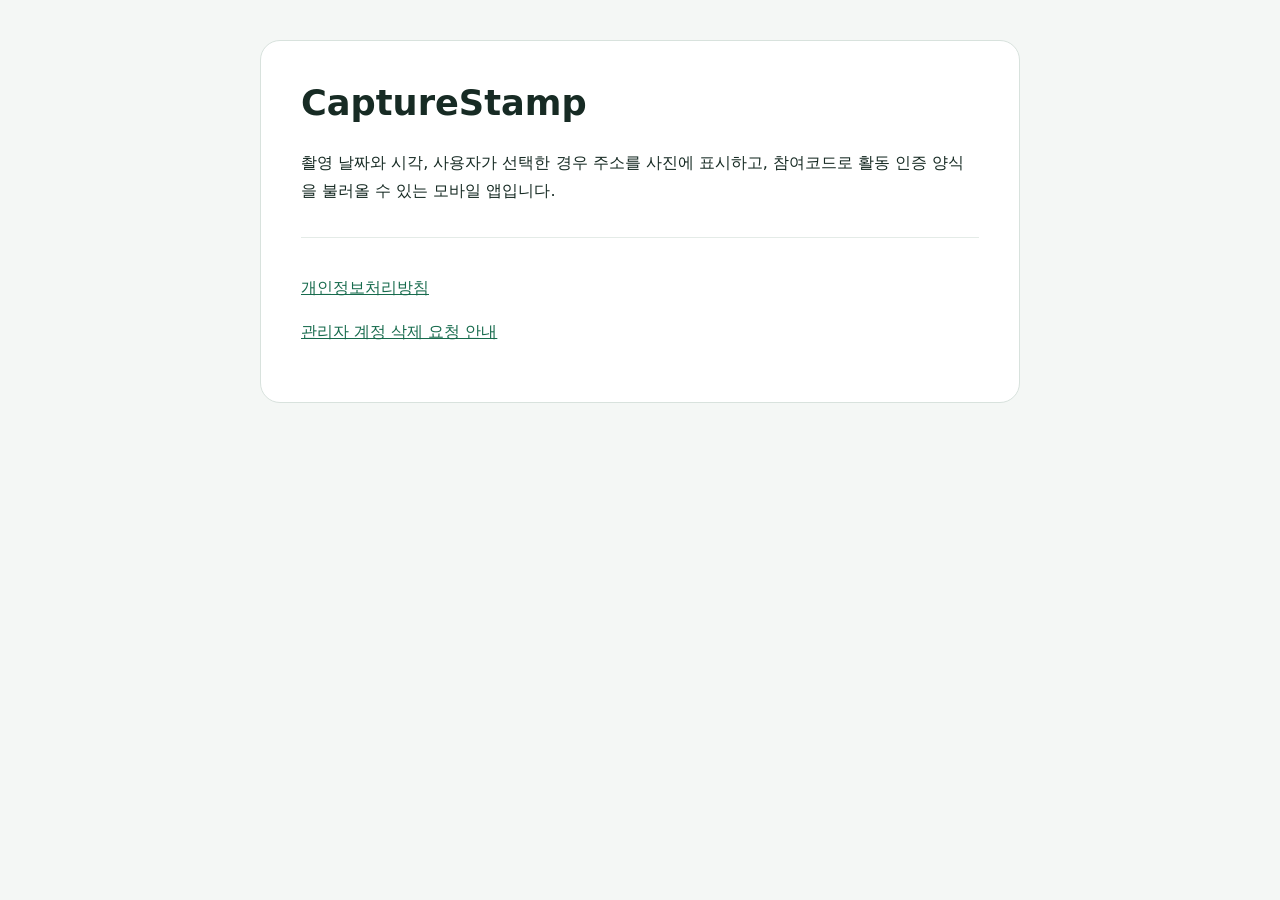
<file: index.html>
<!doctype html>
<html lang="ko">
  <head>
    <meta charset="utf-8" />
    <meta name="viewport" content="width=device-width, initial-scale=1" />
    <meta name="description" content="CaptureStamp 서비스 및 개인정보 안내" />
    <title>CaptureStamp</title>
    <link rel="stylesheet" href="/assets.css" />
  </head>
  <body>
    <main>
      <article>
        <h1>CaptureStamp</h1>
        <p>
          촬영 날짜와 시각, 사용자가 선택한 경우 주소를 사진에 표시하고,
          참여코드로 활동 인증 양식을 불러올 수 있는 모바일 앱입니다.
        </p>
        <nav aria-label="정책 문서">
          <p><a href="/privacy/">개인정보처리방침</a></p>
          <p><a href="/account-deletion/">관리자 계정 삭제 요청 안내</a></p>
        </nav>
      </article>
    </main>
  </body>
</html>
</file>
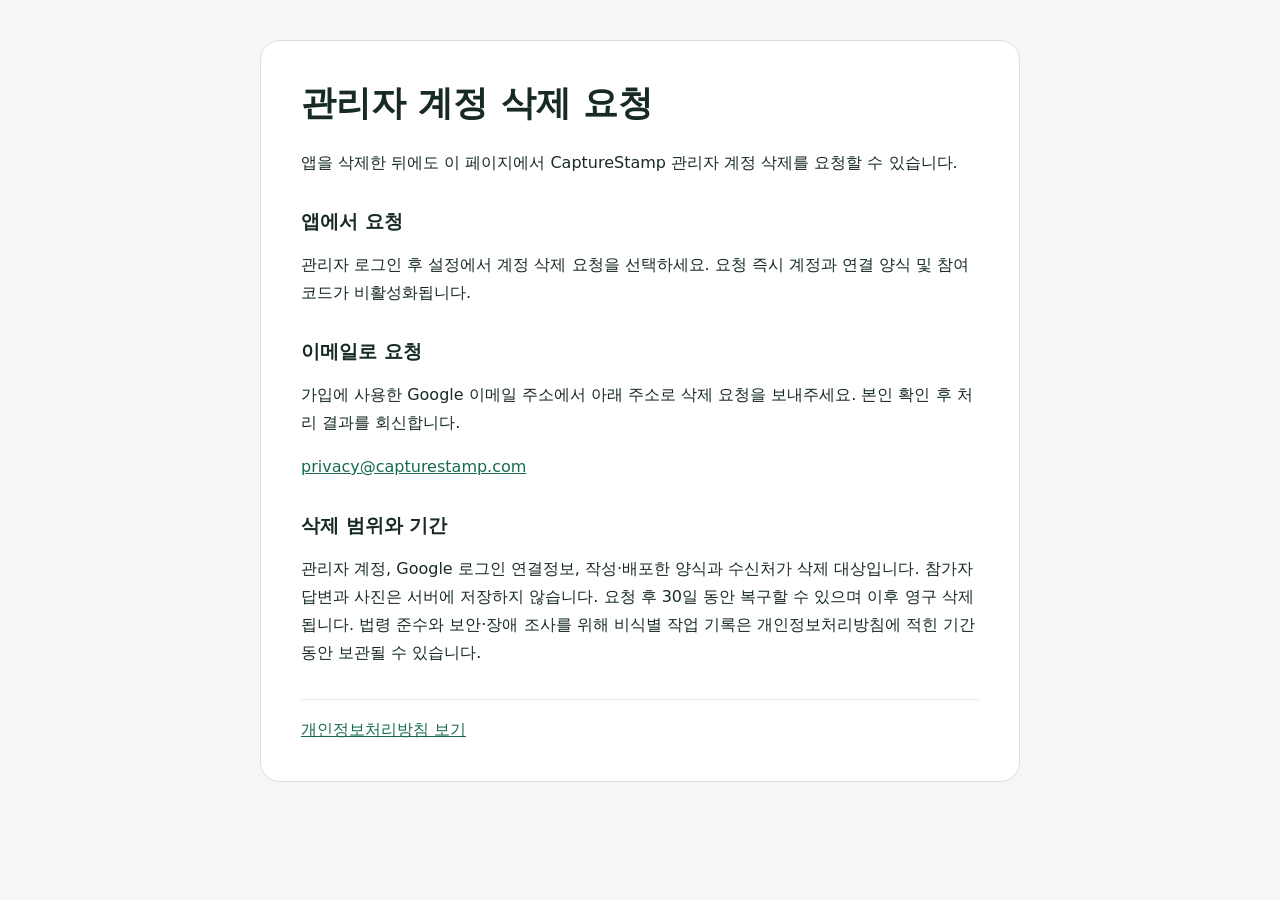
<file: account-deletion/index.html>
<!doctype html>
<html lang="ko">
  <head>
    <meta charset="utf-8" />
    <meta name="viewport" content="width=device-width, initial-scale=1" />
    <meta name="description" content="CaptureStamp 관리자 계정 삭제 요청 안내" />
    <title>계정 삭제 요청 | CaptureStamp</title>
    <link rel="stylesheet" href="/assets.css" />
  </head>
  <body>
    <main>
      <article>
        <h1>관리자 계정 삭제 요청</h1>
        <p>
          앱을 삭제한 뒤에도 이 페이지에서 CaptureStamp 관리자 계정 삭제를
          요청할 수 있습니다.
        </p>

        <h2>앱에서 요청</h2>
        <p>
          관리자 로그인 후 설정에서 계정 삭제 요청을 선택하세요. 요청 즉시
          계정과 연결 양식 및 참여코드가 비활성화됩니다.
        </p>

        <h2>이메일로 요청</h2>
        <p>
          가입에 사용한 Google 이메일 주소에서 아래 주소로 삭제 요청을
          보내주세요. 본인 확인 후 처리 결과를 회신합니다.
        </p>
        <p>
          <a
            href="mailto:privacy@capturestamp.com?subject=CaptureStamp%20관리자%20계정%20삭제%20요청"
            >privacy@capturestamp.com</a
          >
        </p>

        <h2>삭제 범위와 기간</h2>
        <p>
          관리자 계정, Google 로그인 연결정보, 작성·배포한 양식과 수신처가
          삭제 대상입니다. 참가자 답변과 사진은 서버에 저장하지 않습니다.
          요청 후 30일 동안 복구할 수 있으며 이후 영구 삭제됩니다. 법령
          준수와 보안·장애 조사를 위해 비식별 작업 기록은 개인정보처리방침에
          적힌 기간 동안 보관될 수 있습니다.
        </p>
        <nav><a href="/privacy/">개인정보처리방침 보기</a></nav>
      </article>
    </main>
  </body>
</html>
</file>
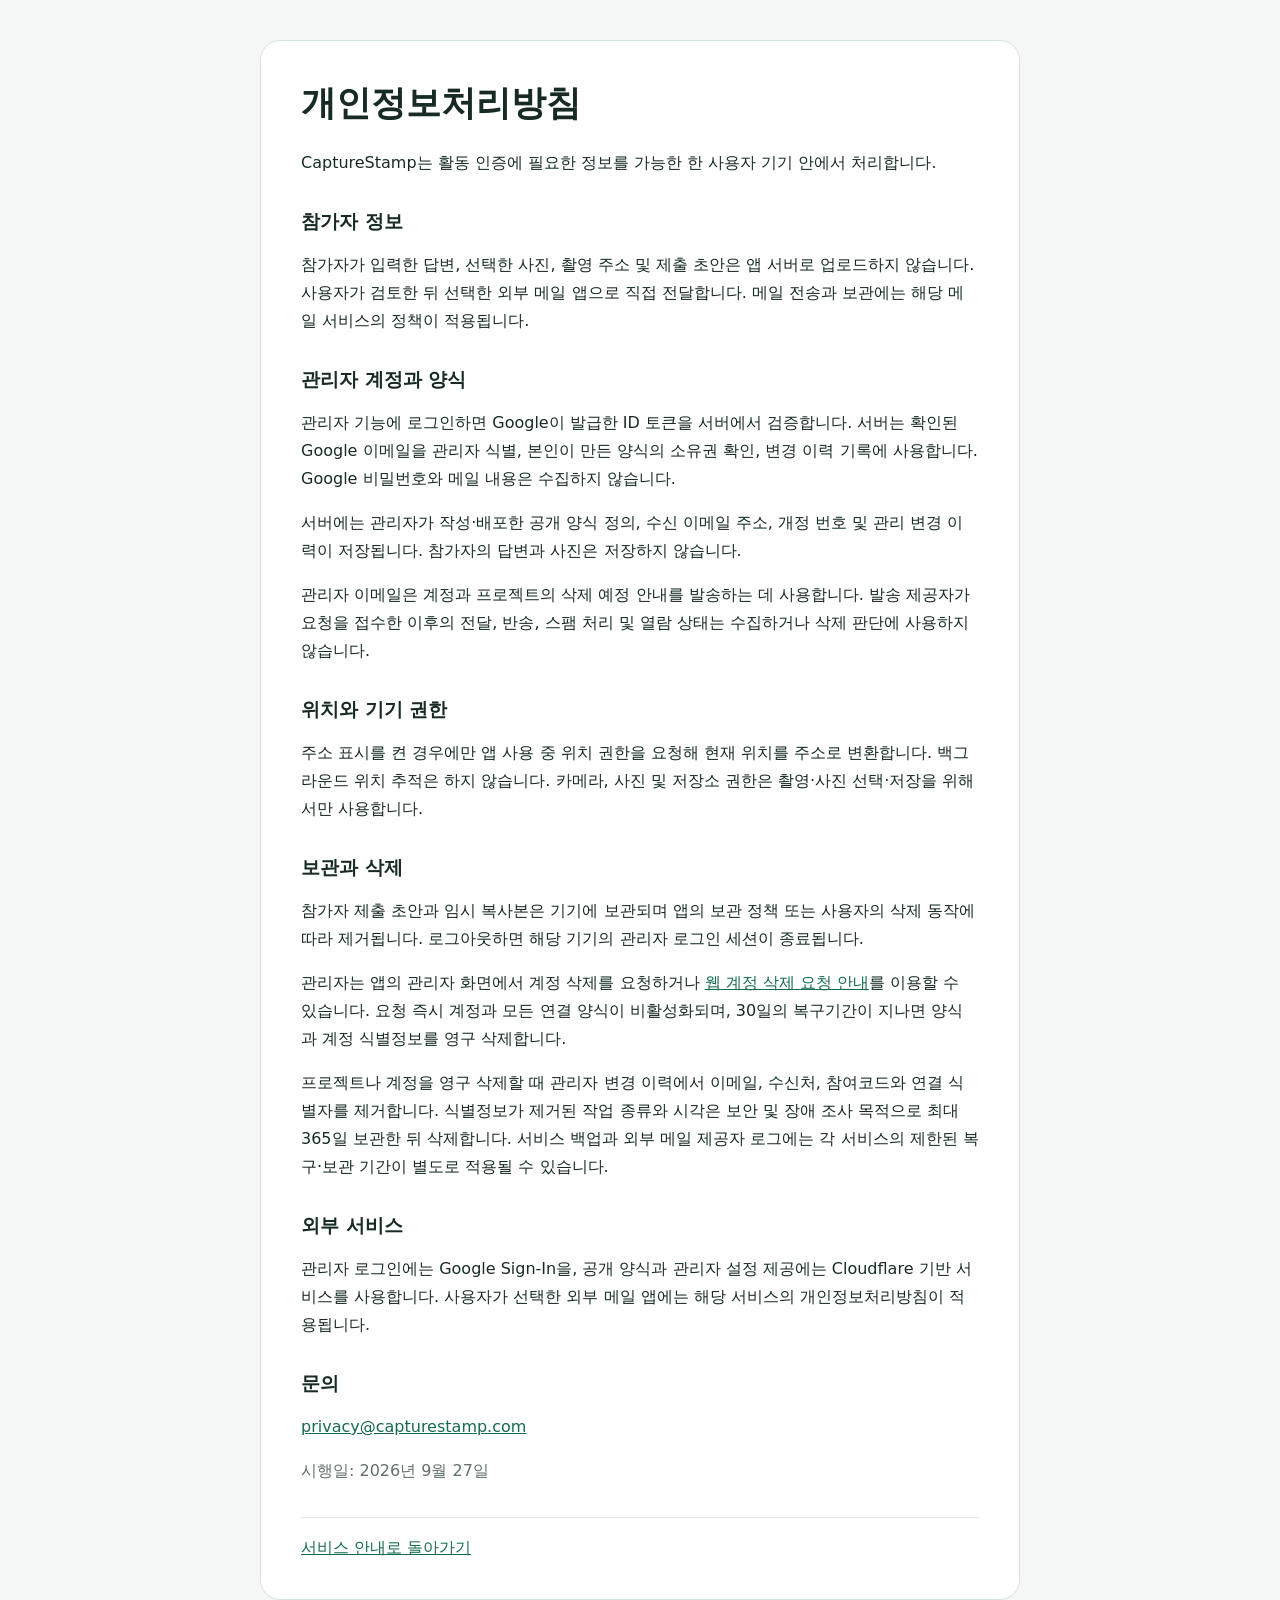
<file: privacy/index.html>
<!doctype html>
<html lang="ko">
  <head>
    <meta charset="utf-8" />
    <meta name="viewport" content="width=device-width, initial-scale=1" />
    <meta name="description" content="CaptureStamp 개인정보처리방침" />
    <title>개인정보처리방침 | CaptureStamp</title>
    <link rel="stylesheet" href="/assets.css" />
  </head>
  <body>
    <main>
      <article>
        <h1>개인정보처리방침</h1>
        <p>
          CaptureStamp는 활동 인증에 필요한 정보를 가능한 한 사용자 기기
          안에서 처리합니다.
        </p>

        <h2>참가자 정보</h2>
        <p>
          참가자가 입력한 답변, 선택한 사진, 촬영 주소 및 제출 초안은 앱
          서버로 업로드하지 않습니다. 사용자가 검토한 뒤 선택한 외부 메일
          앱으로 직접 전달합니다. 메일 전송과 보관에는 해당 메일 서비스의
          정책이 적용됩니다.
        </p>

        <h2>관리자 계정과 양식</h2>
        <p>
          관리자 기능에 로그인하면 Google이 발급한 ID 토큰을 서버에서
          검증합니다. 서버는 확인된 Google 이메일을 관리자 식별, 본인이 만든
          양식의 소유권 확인, 변경 이력 기록에 사용합니다. Google 비밀번호와
          메일 내용은 수집하지 않습니다.
        </p>
        <p>
          서버에는 관리자가 작성·배포한 공개 양식 정의, 수신 이메일 주소,
          개정 번호 및 관리 변경 이력이 저장됩니다. 참가자의 답변과 사진은
          저장하지 않습니다.
        </p>
        <p>
          관리자 이메일은 계정과 프로젝트의 삭제 예정 안내를 발송하는 데
          사용합니다. 발송 제공자가 요청을 접수한 이후의 전달, 반송, 스팸
          처리 및 열람 상태는 수집하거나 삭제 판단에 사용하지 않습니다.
        </p>

        <h2>위치와 기기 권한</h2>
        <p>
          주소 표시를 켠 경우에만 앱 사용 중 위치 권한을 요청해 현재 위치를
          주소로 변환합니다. 백그라운드 위치 추적은 하지 않습니다. 카메라,
          사진 및 저장소 권한은 촬영·사진 선택·저장을 위해서만 사용합니다.
        </p>

        <h2>보관과 삭제</h2>
        <p>
          참가자 제출 초안과 임시 복사본은 기기에 보관되며 앱의 보관 정책
          또는 사용자의 삭제 동작에 따라 제거됩니다. 로그아웃하면 해당
          기기의 관리자 로그인 세션이 종료됩니다.
        </p>
        <p>
          관리자는 앱의 관리자 화면에서 계정 삭제를 요청하거나
          <a href="/account-deletion/">웹 계정 삭제 요청 안내</a>를 이용할 수
          있습니다. 요청 즉시 계정과 모든 연결 양식이 비활성화되며, 30일의
          복구기간이 지나면 양식과 계정 식별정보를 영구 삭제합니다.
        </p>
        <p>
          프로젝트나 계정을 영구 삭제할 때 관리자 변경 이력에서 이메일,
          수신처, 참여코드와 연결 식별자를 제거합니다. 식별정보가 제거된 작업
          종류와 시각은 보안 및 장애 조사 목적으로 최대 365일 보관한 뒤
          삭제합니다. 서비스 백업과 외부 메일 제공자 로그에는 각 서비스의
          제한된 복구·보관 기간이 별도로 적용될 수 있습니다.
        </p>

        <h2>외부 서비스</h2>
        <p>
          관리자 로그인에는 Google Sign-In을, 공개 양식과 관리자 설정
          제공에는 Cloudflare 기반 서비스를 사용합니다. 사용자가 선택한 외부
          메일 앱에는 해당 서비스의 개인정보처리방침이 적용됩니다.
        </p>

        <h2>문의</h2>
        <p><a href="mailto:privacy@capturestamp.com">privacy@capturestamp.com</a></p>
        <p class="muted">시행일: 2026년 9월 27일</p>
        <nav><a href="/">서비스 안내로 돌아가기</a></nav>
      </article>
    </main>
  </body>
</html>
</file>
<file: assets.css>
:root {
  color-scheme: light;
  font-family:
    system-ui, -apple-system, BlinkMacSystemFont, "Segoe UI", sans-serif;
  color: #172b24;
  background: #f4f7f5;
}

* {
  box-sizing: border-box;
}

body {
  margin: 0;
}

main {
  width: min(100% - 32px, 760px);
  margin: 0 auto;
  padding: 40px 0 72px;
}

article {
  padding: clamp(24px, 5vw, 40px);
  border: 1px solid #d8e2dd;
  border-radius: 20px;
  background: #fff;
}

h1 {
  margin: 0 0 24px;
  font-size: clamp(1.8rem, 5vw, 2.2rem);
  line-height: 1.25;
}

h2 {
  margin: 32px 0 10px;
  font-size: 1.2rem;
}

p,
li {
  line-height: 1.75;
}

a {
  color: #176b4d;
}

nav {
  margin-top: 32px;
  padding-top: 20px;
  border-top: 1px solid #e4ebe7;
}

.muted {
  color: #61726b;
}
</file>
